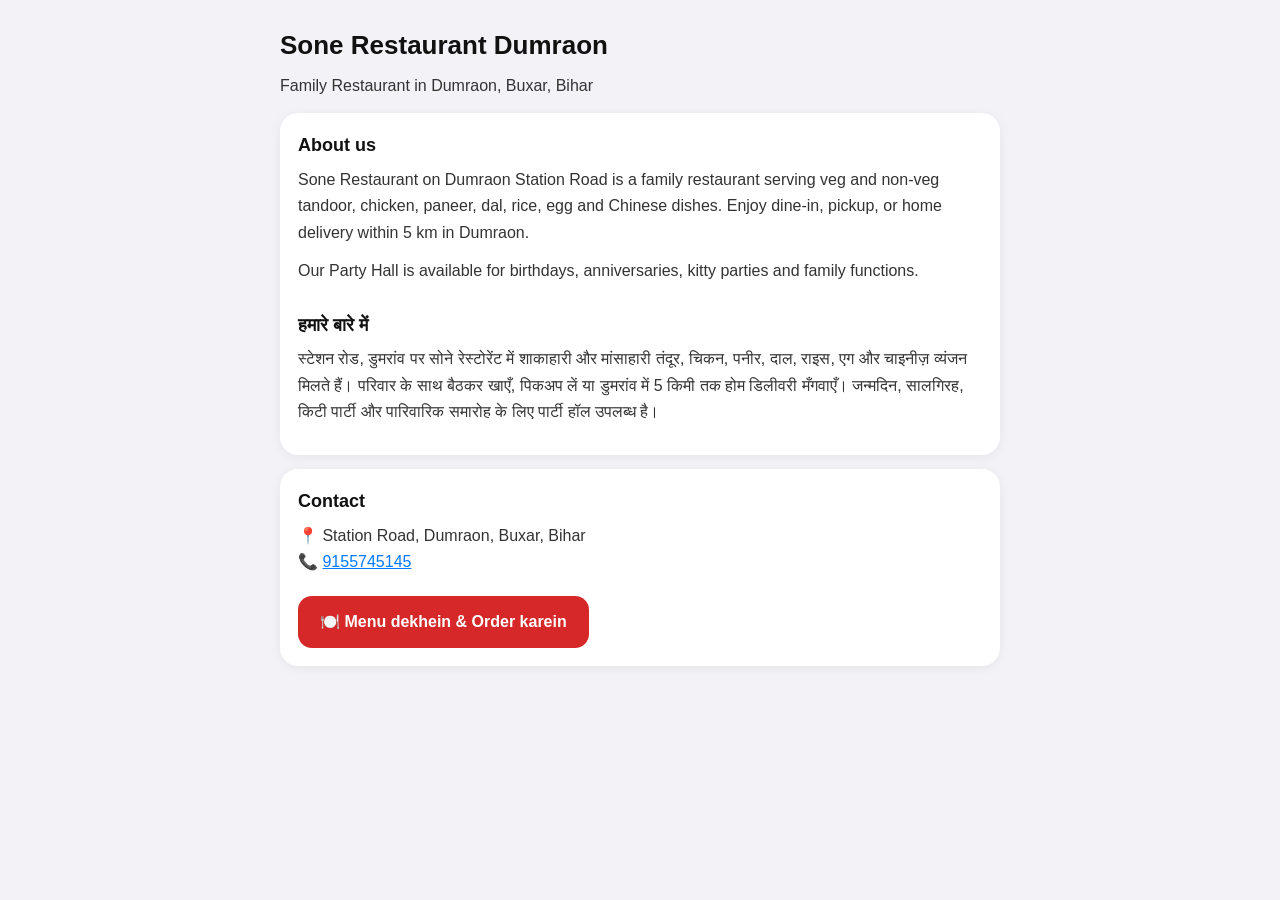
<file: about.html>
<!DOCTYPE html>
<html lang="hi"><head><meta charset="utf-8"><meta name="viewport" content="width=device-width,initial-scale=1">
<title>About Sone Restaurant Dumraon · Family Restaurant in Dumraon, Buxar, Bihar</title>
<meta name="description" content="Sone Restaurant, Dumraon Station Road — family restaurant with veg & non-veg tandoor, chicken, paneer, Chinese dishes, home delivery within 5 km and Party Hall for birthdays, anniversaries and kitty parties.">
<meta name="robots" content="index,follow"><link rel="canonical" href="https://sonerestaurantdumraon.in/about.html">
<style>body{margin:0;font:16px/1.65 -apple-system,BlinkMacSystemFont,"Segoe UI",Roboto,"Noto Sans Devanagari",sans-serif;background:#F2F2F7;color:#111}
main{max-width:720px;margin:0 auto;padding:24px 18px 60px}h1{font-size:26px;margin:0 0 6px}h2{font-size:18px;margin:26px 0 6px}p{margin:0 0 12px;color:#333}
.card{background:#fff;border-radius:18px;padding:18px;box-shadow:0 2px 12px rgba(0,0,0,.06);margin-top:14px}.btn{display:inline-block;background:#D62828;color:#fff;text-decoration:none;font-weight:700;padding:13px 22px;border-radius:14px;margin-top:8px}a{color:#007AFF}</style>
<script type="application/ld+json">{"@context":"https://schema.org","@type":"Restaurant","name":"Sone Restaurant","url":"https://sonerestaurantdumraon.in/","telephone":"+919155745145","servesCuisine":["Indian","North Indian","Chinese"],"address":{"@type":"PostalAddress","streetAddress":"Station Road","addressLocality":"Dumraon","addressRegion":"Bihar","addressCountry":"IN"}}</script>
</head><body><main>
<h1>Sone Restaurant Dumraon</h1><p>Family Restaurant in Dumraon, Buxar, Bihar</p>
<div class="card"><h2 style="margin-top:0">About us</h2>
<p>Sone Restaurant on Dumraon Station Road is a family restaurant serving veg and non-veg tandoor, chicken, paneer, dal, rice, egg and Chinese dishes. Enjoy dine-in, pickup, or home delivery within 5 km in Dumraon.</p>
<p>Our Party Hall is available for birthdays, anniversaries, kitty parties and family functions.</p>
<h2>हमारे बारे में</h2>
<p>स्टेशन रोड, डुमरांव पर सोने रेस्टोरेंट में शाकाहारी और मांसाहारी तंदूर, चिकन, पनीर, दाल, राइस, एग और चाइनीज़ व्यंजन मिलते हैं। परिवार के साथ बैठकर खाएँ, पिकअप लें या डुमरांव में 5 किमी तक होम डिलीवरी मँगवाएँ। जन्मदिन, सालगिरह, किटी पार्टी और पारिवारिक समारोह के लिए पार्टी हॉल उपलब्ध है।</p></div>
<div class="card"><h2 style="margin-top:0">Contact</h2><p>📍 Station Road, Dumraon, Buxar, Bihar<br>📞 <a href="tel:+919155745145">9155745145</a></p>
<a class="btn" href="./">🍽️ Menu dekhein &amp; Order karein</a></div>
</main></body></html>
</file>
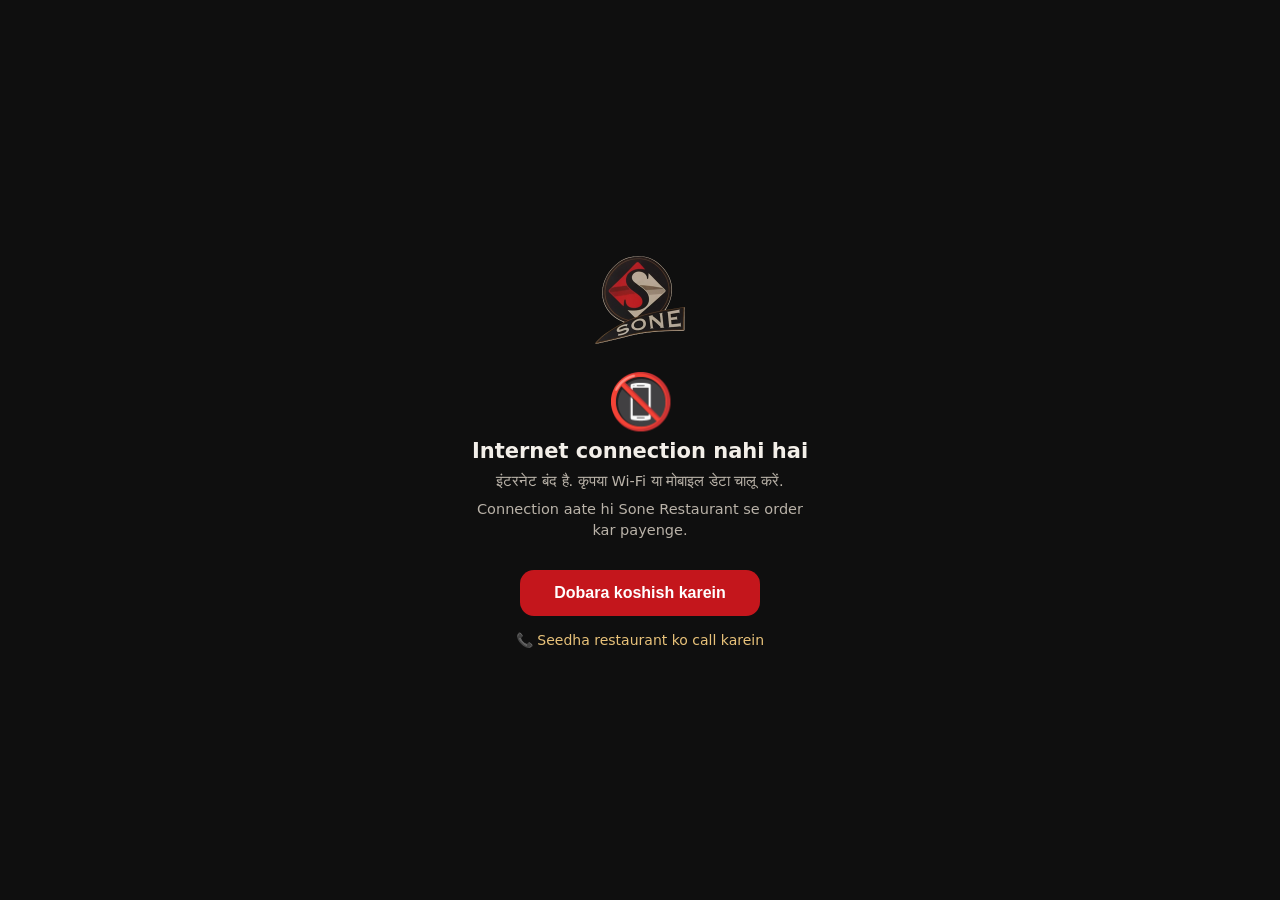
<file: offline.html>
<!doctype html>
<html lang="hi"><head><meta charset="utf-8">
<meta name="viewport" content="width=device-width,initial-scale=1,viewport-fit=cover">
<meta name="theme-color" content="#0f0f0f"><meta name="robots" content="noindex">
<title>Internet nahi hai · Sone Restaurant</title>
<style>
*{box-sizing:border-box;-webkit-tap-highlight-color:transparent}
body{margin:0;min-height:100vh;display:flex;align-items:center;justify-content:center;text-align:center;
 background:#0f0f0f;color:#f3efe9;font-family:system-ui,-apple-system,Segoe UI,Roboto,sans-serif;padding:24px;-webkit-user-select:none;user-select:none}
.box{max-width:340px}
img{width:96px;height:96px;object-fit:contain;margin-bottom:18px}
.ic{font-size:54px;margin-bottom:6px}
h1{font-size:21px;margin:6px 0 8px}
p{margin:0 0 6px;color:#b9b2a8;font-size:14.5px;line-height:1.5}
button{margin-top:22px;border:0;border-radius:14px;background:#c4161c;color:#fff;font-size:16px;font-weight:700;padding:14px 34px}
button:active{transform:scale(.96)}
.call{display:block;margin-top:16px;color:#e8c27a;font-size:14px;text-decoration:none}
</style></head><body>
<div class="box">
  <img src="favicon-192.png" alt="Sone" onerror="this.style.display='none'">
  <div class="ic">📵</div>
  <h1>Internet connection nahi hai</h1>
  <p>इंटरनेट बंद है. कृपया Wi-Fi या मोबाइल डेटा चालू करें.</p>
  <p>Connection aate hi Sone Restaurant se order kar payenge.</p>
  <button onclick="location.reload()">Dobara koshish karein</button>
  <a class="call" href="tel:+919155745145">📞 Seedha restaurant ko call karein</a>
</div>
<script>addEventListener('online',function(){location.reload()});</script>
</body></html>
</file>
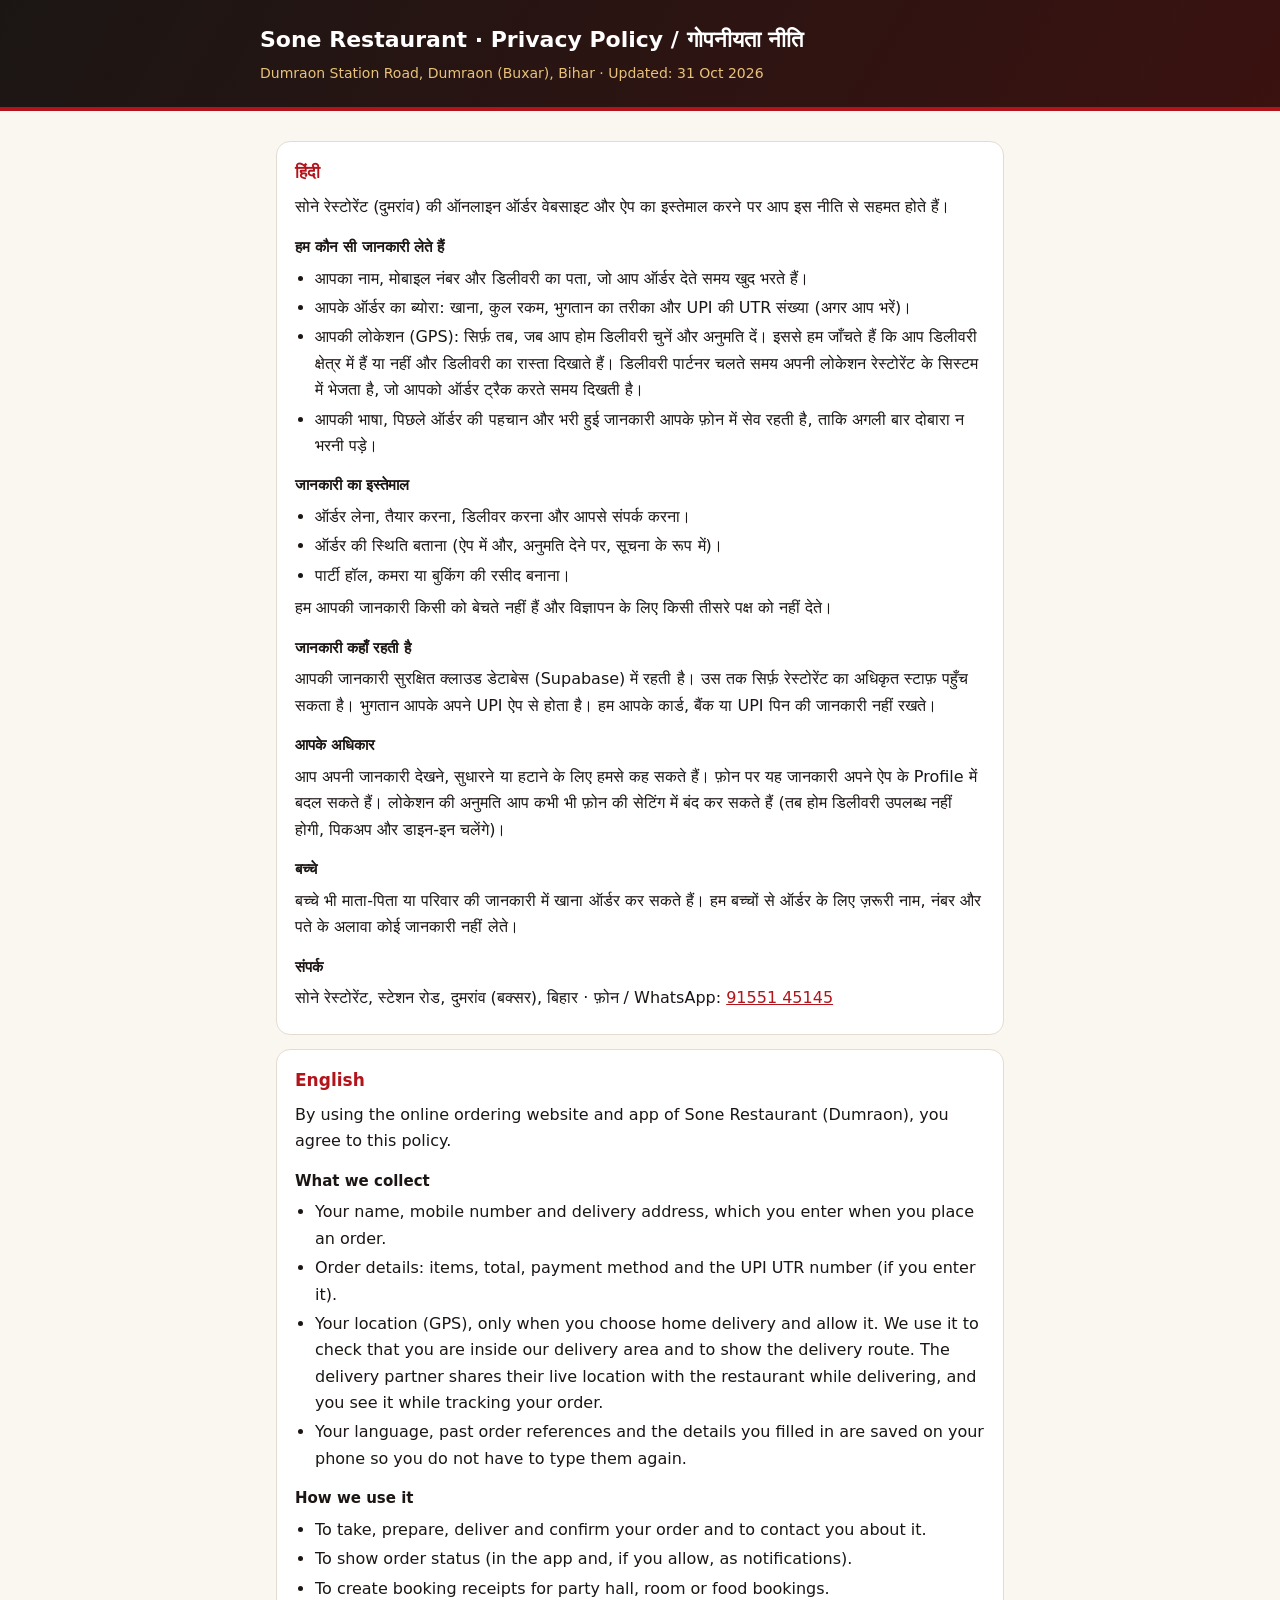
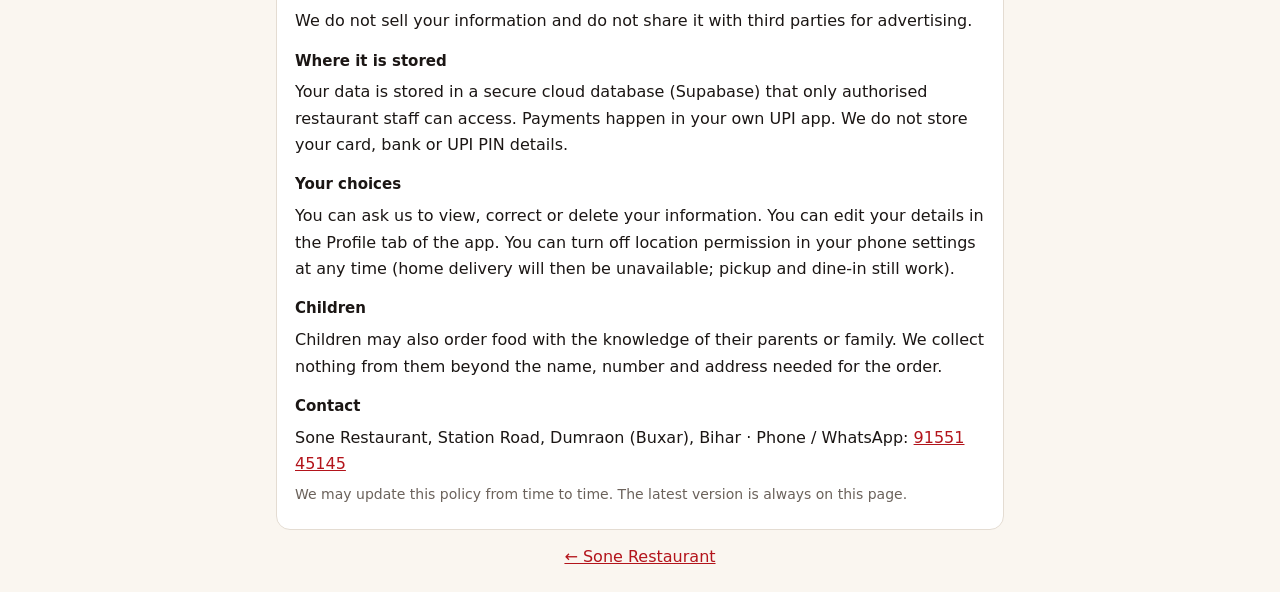
<file: privacy.html>
<!doctype html>
<html lang="hi"><head><meta charset="utf-8"><meta name="viewport" content="width=device-width,initial-scale=1">
<title>Privacy Policy · Sone Restaurant Dumraon</title>
<meta name="description" content="Privacy Policy of Sone Restaurant, Dumraon (Buxar), Bihar - how we use your name, phone, address and location for orders.">
<link rel="canonical" href="https://sonerestaurantdumraon.in/privacy.html">
<link rel="icon" href="favicon.ico" sizes="any"><link rel="apple-touch-icon" href="apple-touch-icon.png">
<style>
:root{--bg:#faf6f0;--card:#fff;--tx:#1b1614;--mu:#6b625b;--br:#b3141b;--ln:#e4dcd2}
@media(prefers-color-scheme:dark){:root{--bg:#141110;--card:#1e1a18;--tx:#f3efe9;--mu:#b9b2a8;--ln:#3a332f}}
*{box-sizing:border-box}body{margin:0;background:var(--bg);color:var(--tx);font:16px/1.65 system-ui,-apple-system,Segoe UI,Roboto,sans-serif}
header{background:linear-gradient(120deg,#1b1614,#3a1210);color:#fff;padding:22px 16px;border-bottom:4px solid var(--br)}
header div{max-width:760px;margin:0 auto}header h1{margin:0;font-size:22px}header p{margin:4px 0 0;color:#e8c27a;font-size:14px}
main{max-width:760px;margin:0 auto;padding:16px}
section{background:var(--card);border:1px solid var(--ln);border-radius:14px;padding:16px 18px;margin:14px 0}
h2{font-size:17px;margin:0 0 8px;color:var(--br)}h3{font-size:15px;margin:14px 0 4px}
ul{margin:6px 0 6px 20px;padding:0}li{margin:3px 0}p{margin:6px 0}.mu{color:var(--mu);font-size:14px}
a{color:var(--br)}hr{border:0;border-top:1px solid var(--ln);margin:22px 0}
</style></head><body>
<header><div><h1>Sone Restaurant · Privacy Policy / गोपनीयता नीति</h1><p>Dumraon Station Road, Dumraon (Buxar), Bihar · Updated: 31 Oct 2026</p></div></header>
<main>
<section><h2>हिंदी</h2>
<p>सोने रेस्टोरेंट (दुमरांव) की ऑनलाइन ऑर्डर वेबसाइट और ऐप का इस्तेमाल करने पर आप इस नीति से सहमत होते हैं।</p>
<h3>हम कौन सी जानकारी लेते हैं</h3>
<ul><li>आपका नाम, मोबाइल नंबर और डिलीवरी का पता, जो आप ऑर्डर देते समय खुद भरते हैं।</li>
<li>आपके ऑर्डर का ब्योरा: खाना, कुल रकम, भुगतान का तरीका और UPI की UTR संख्या (अगर आप भरें)।</li>
<li>आपकी लोकेशन (GPS): सिर्फ़ तब, जब आप होम डिलीवरी चुनें और अनुमति दें। इससे हम जाँचते हैं कि आप डिलीवरी क्षेत्र में हैं या नहीं और डिलीवरी का रास्ता दिखाते हैं। डिलीवरी पार्टनर चलते समय अपनी लोकेशन रेस्टोरेंट के सिस्टम में भेजता है, जो आपको ऑर्डर ट्रैक करते समय दिखती है।</li>
<li>आपकी भाषा, पिछले ऑर्डर की पहचान और भरी हुई जानकारी आपके फ़ोन में सेव रहती है, ताकि अगली बार दोबारा न भरनी पड़े।</li></ul>
<h3>जानकारी का इस्तेमाल</h3>
<ul><li>ऑर्डर लेना, तैयार करना, डिलीवर करना और आपसे संपर्क करना।</li>
<li>ऑर्डर की स्थिति बताना (ऐप में और, अनुमति देने पर, सूचना के रूप में)।</li>
<li>पार्टी हॉल, कमरा या बुकिंग की रसीद बनाना।</li></ul>
<p>हम आपकी जानकारी किसी को बेचते नहीं हैं और विज्ञापन के लिए किसी तीसरे पक्ष को नहीं देते।</p>
<h3>जानकारी कहाँ रहती है</h3>
<p>आपकी जानकारी सुरक्षित क्लाउड डेटाबेस (Supabase) में रहती है। उस तक सिर्फ़ रेस्टोरेंट का अधिकृत स्टाफ़ पहुँच सकता है। भुगतान आपके अपने UPI ऐप से होता है। हम आपके कार्ड, बैंक या UPI पिन की जानकारी नहीं रखते।</p>
<h3>आपके अधिकार</h3>
<p>आप अपनी जानकारी देखने, सुधारने या हटाने के लिए हमसे कह सकते हैं। फ़ोन पर यह जानकारी अपने ऐप के Profile में बदल सकते हैं। लोकेशन की अनुमति आप कभी भी फ़ोन की सेटिंग में बंद कर सकते हैं (तब होम डिलीवरी उपलब्ध नहीं होगी, पिकअप और डाइन-इन चलेंगे)।</p>
<h3>बच्चे</h3><p>बच्चे भी माता-पिता या परिवार की जानकारी में खाना ऑर्डर कर सकते हैं। हम बच्चों से ऑर्डर के लिए ज़रूरी नाम, नंबर और पते के अलावा कोई जानकारी नहीं लेते।</p>
<h3>संपर्क</h3><p>सोने रेस्टोरेंट, स्टेशन रोड, दुमरांव (बक्सर), बिहार · फ़ोन / WhatsApp: <a href="tel:+919155745145">91551 45145</a></p></section>

<section><h2>English</h2>
<p>By using the online ordering website and app of Sone Restaurant (Dumraon), you agree to this policy.</p>
<h3>What we collect</h3>
<ul><li>Your name, mobile number and delivery address, which you enter when you place an order.</li>
<li>Order details: items, total, payment method and the UPI UTR number (if you enter it).</li>
<li>Your location (GPS), only when you choose home delivery and allow it. We use it to check that you are inside our delivery area and to show the delivery route. The delivery partner shares their live location with the restaurant while delivering, and you see it while tracking your order.</li>
<li>Your language, past order references and the details you filled in are saved on your phone so you do not have to type them again.</li></ul>
<h3>How we use it</h3>
<ul><li>To take, prepare, deliver and confirm your order and to contact you about it.</li>
<li>To show order status (in the app and, if you allow, as notifications).</li>
<li>To create booking receipts for party hall, room or food bookings.</li></ul>
<p>We do not sell your information and do not share it with third parties for advertising.</p>
<h3>Where it is stored</h3>
<p>Your data is stored in a secure cloud database (Supabase) that only authorised restaurant staff can access. Payments happen in your own UPI app. We do not store your card, bank or UPI PIN details.</p>
<h3>Your choices</h3>
<p>You can ask us to view, correct or delete your information. You can edit your details in the Profile tab of the app. You can turn off location permission in your phone settings at any time (home delivery will then be unavailable; pickup and dine-in still work).</p>
<h3>Children</h3><p>Children may also order food with the knowledge of their parents or family. We collect nothing from them beyond the name, number and address needed for the order.</p>
<h3>Contact</h3><p>Sone Restaurant, Station Road, Dumraon (Buxar), Bihar · Phone / WhatsApp: <a href="tel:+919155745145">91551 45145</a></p>
<p class="mu">We may update this policy from time to time. The latest version is always on this page.</p></section>
<p style="text-align:center"><a href="./">← Sone Restaurant</a></p>
</main></body></html>
</file>
